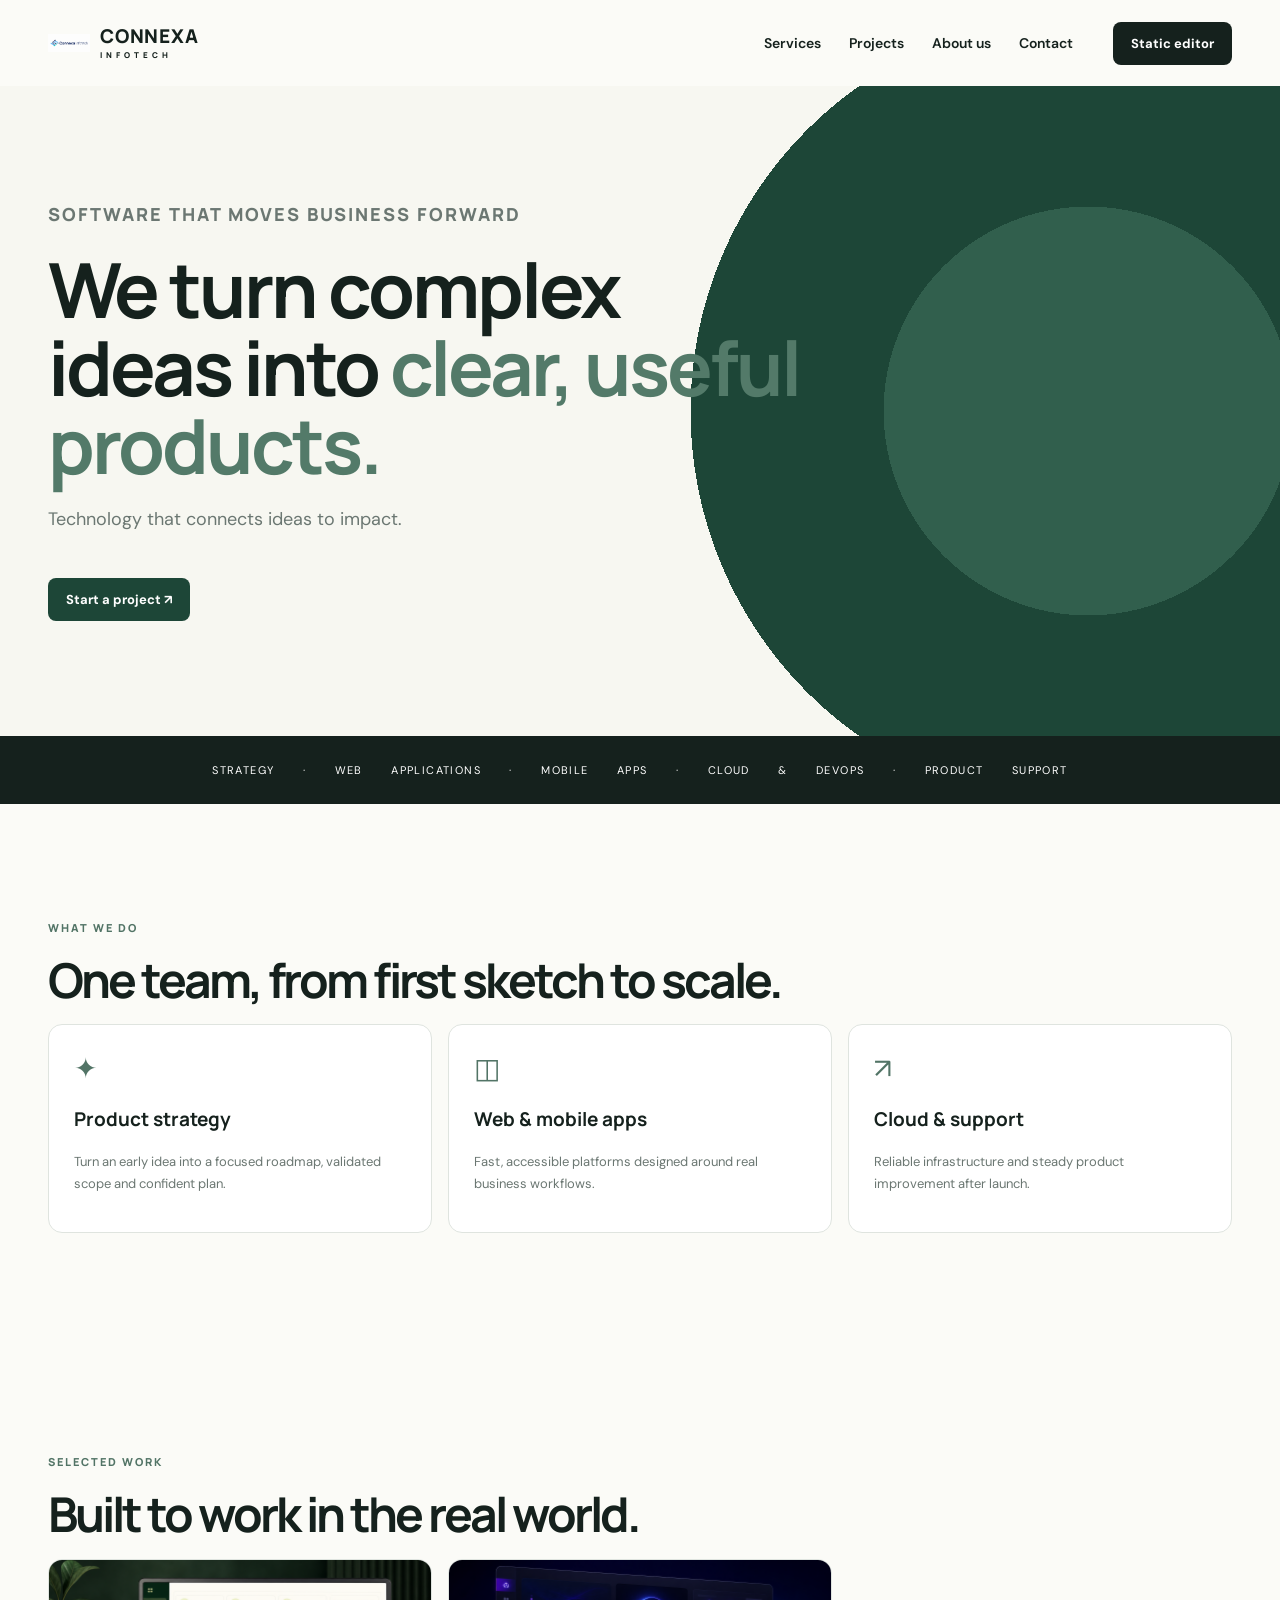
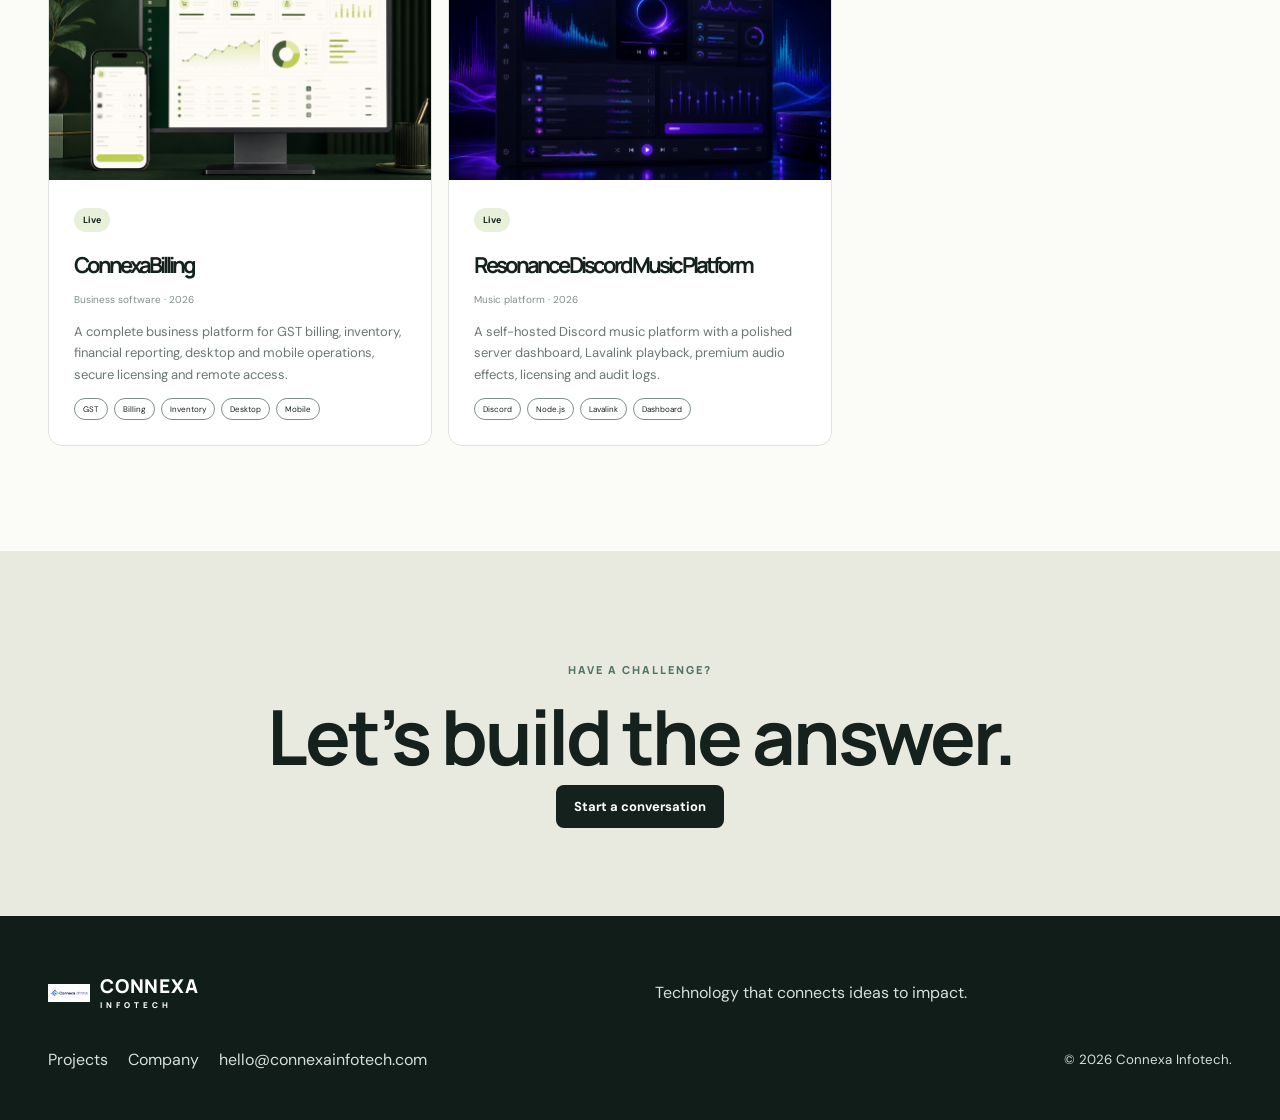
<file: index.html>
<!doctype html><html lang="en"><head><meta charset="utf-8"><meta name="viewport" content="width=device-width,initial-scale=1"><title>Connexa Infotech — Software built for momentum</title><meta name="description" content="Product strategy, web and mobile development, cloud engineering and dependable software support."><link rel="stylesheet" href="styles.css"><meta name="facebook-domain-verification" content="iai6fq6mllq4f5l3mg0qwxl21ucczi" /></head><body data-page="home"><div id="nav"></div><main><section class="hero"><p class="kicker">SOFTWARE THAT MOVES BUSINESS FORWARD</p><h1>We turn complex ideas into <em>clear, useful products.</em></h1><p id="tagline"></p><a class="button" href="#contact">Start a project ↗</a></section><div class="ticker">STRATEGY · WEB APPLICATIONS · MOBILE APPS · CLOUD & DEVOPS · PRODUCT SUPPORT</div><section class="section" id="services"><p class="kicker">WHAT WE DO</p><h2>One team, from first sketch to scale.</h2><div class="services"><article><span>✦</span><h3>Product strategy</h3><p>Turn an early idea into a focused roadmap, validated scope and confident plan.</p></article><article><span>◫</span><h3>Web & mobile apps</h3><p>Fast, accessible platforms designed around real business workflows.</p></article><article><span>↗</span><h3>Cloud & support</h3><p>Reliable infrastructure and steady product improvement after launch.</p></article></div></section><section class="section"><p class="kicker">SELECTED WORK</p><h2>Built to work in the real world.</h2><div class="cards" id="featured"></div></section><section class="contact" id="contact"><p class="kicker">HAVE A CHALLENGE?</p><h2>Let’s build the answer.</h2><a class="button" href="mailto:hello@connexainfotech.com">Start a conversation</a></section></main><div id="footer"></div><script src="data.js"></script><script src="app.js"></script></body></html>
</file>
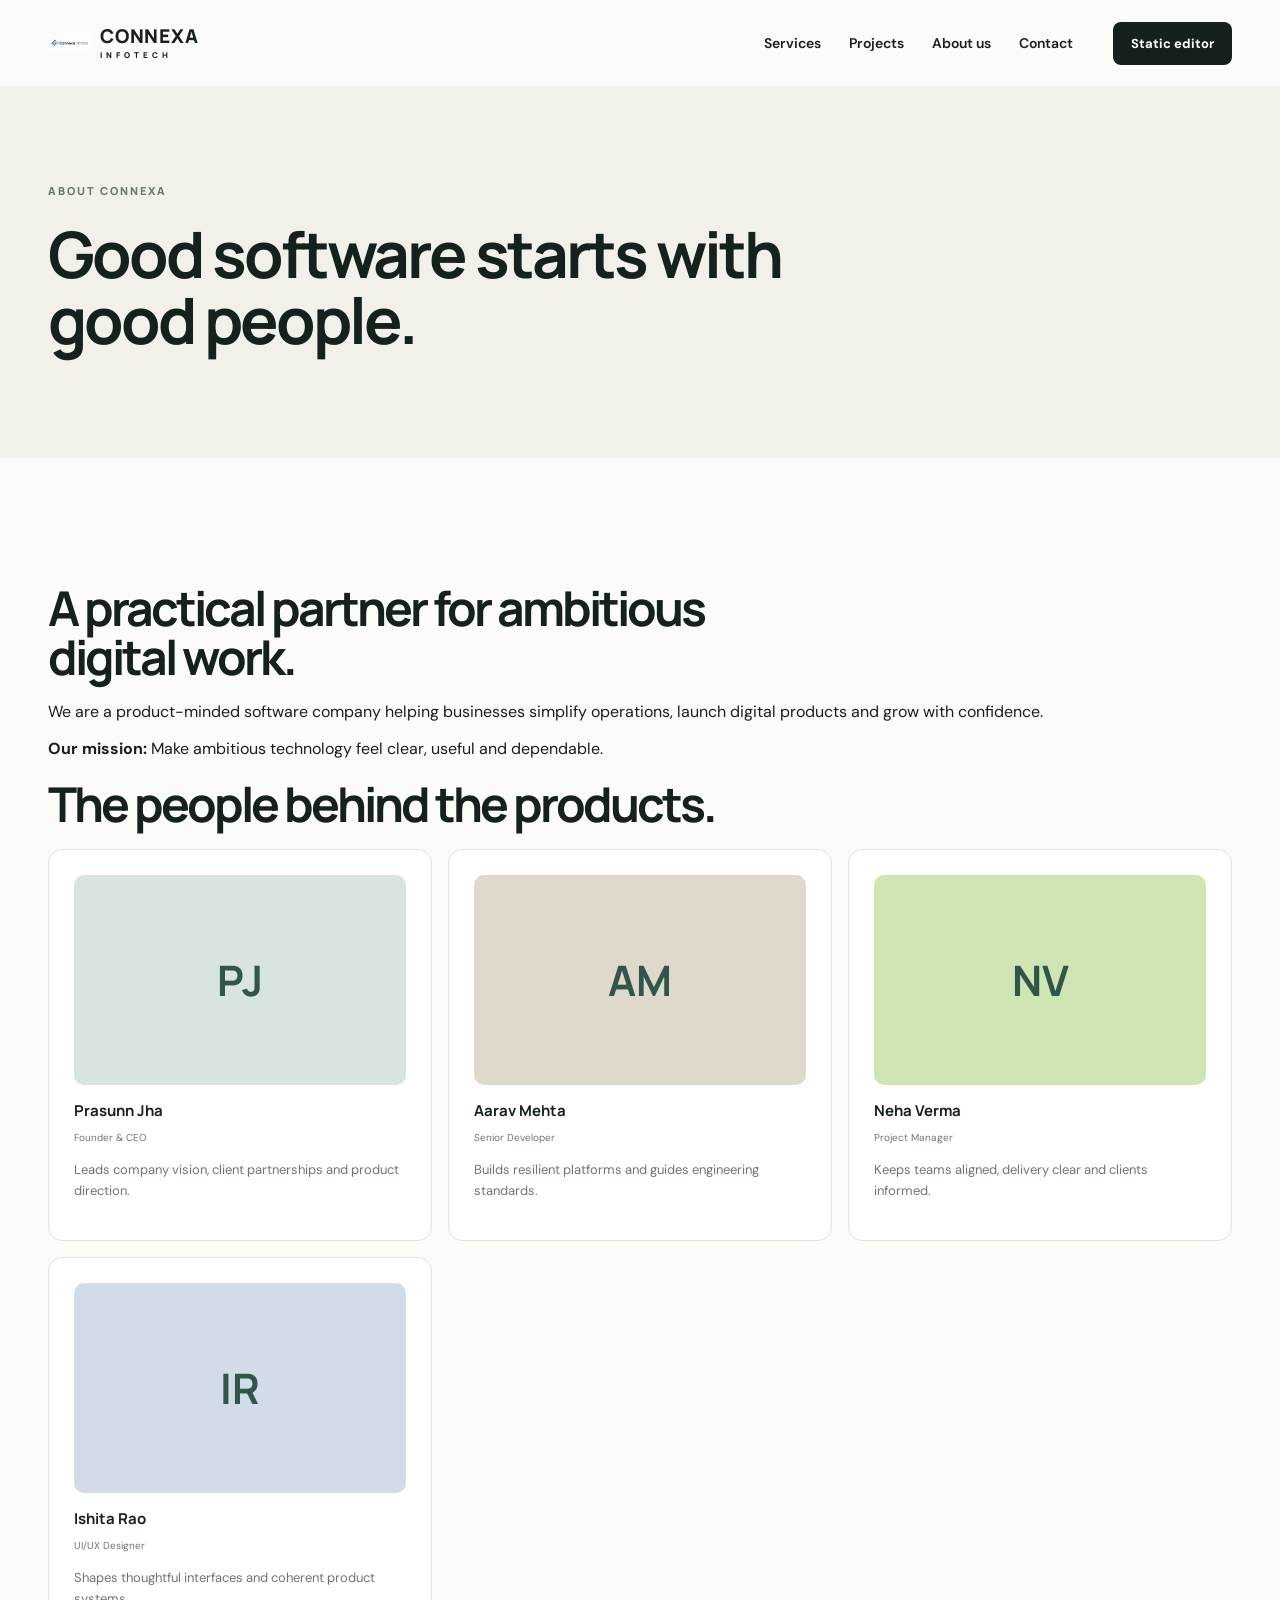
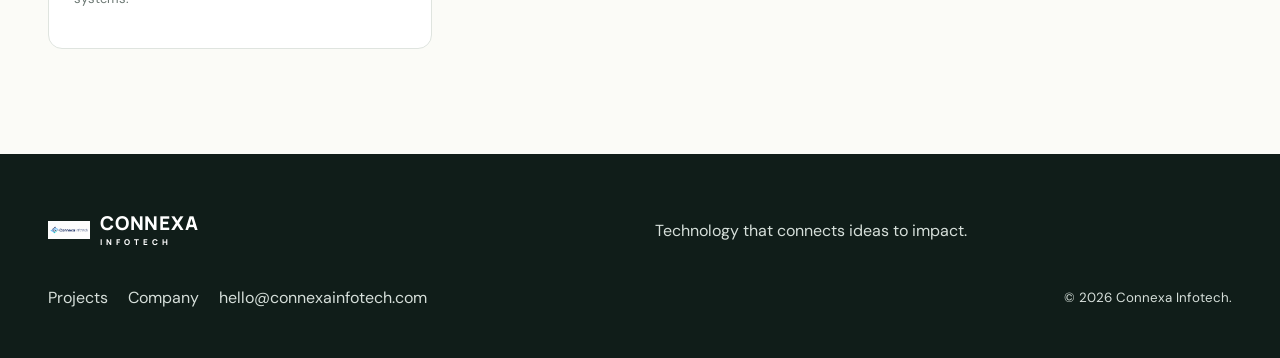
<file: about.html>
<!doctype html><html lang="en"><head><meta charset="utf-8"><meta name="viewport" content="width=device-width,initial-scale=1"><title>About — Connexa Infotech</title><link rel="stylesheet" href="styles.css"></head><body data-page="about"><div id="nav"></div><section class="pageHero"><p class="kicker">ABOUT CONNEXA</p><h1>Good software starts with good people.</h1></section><main class="section"><h2>A practical partner for ambitious digital work.</h2><p id="about"></p><p><b>Our mission:</b> <span id="mission"></span></p><h2>The people behind the products.</h2><div class="people" id="people"></div></main><div id="footer"></div><script src="data.js"></script><script src="app.js"></script></body></html>
</file>
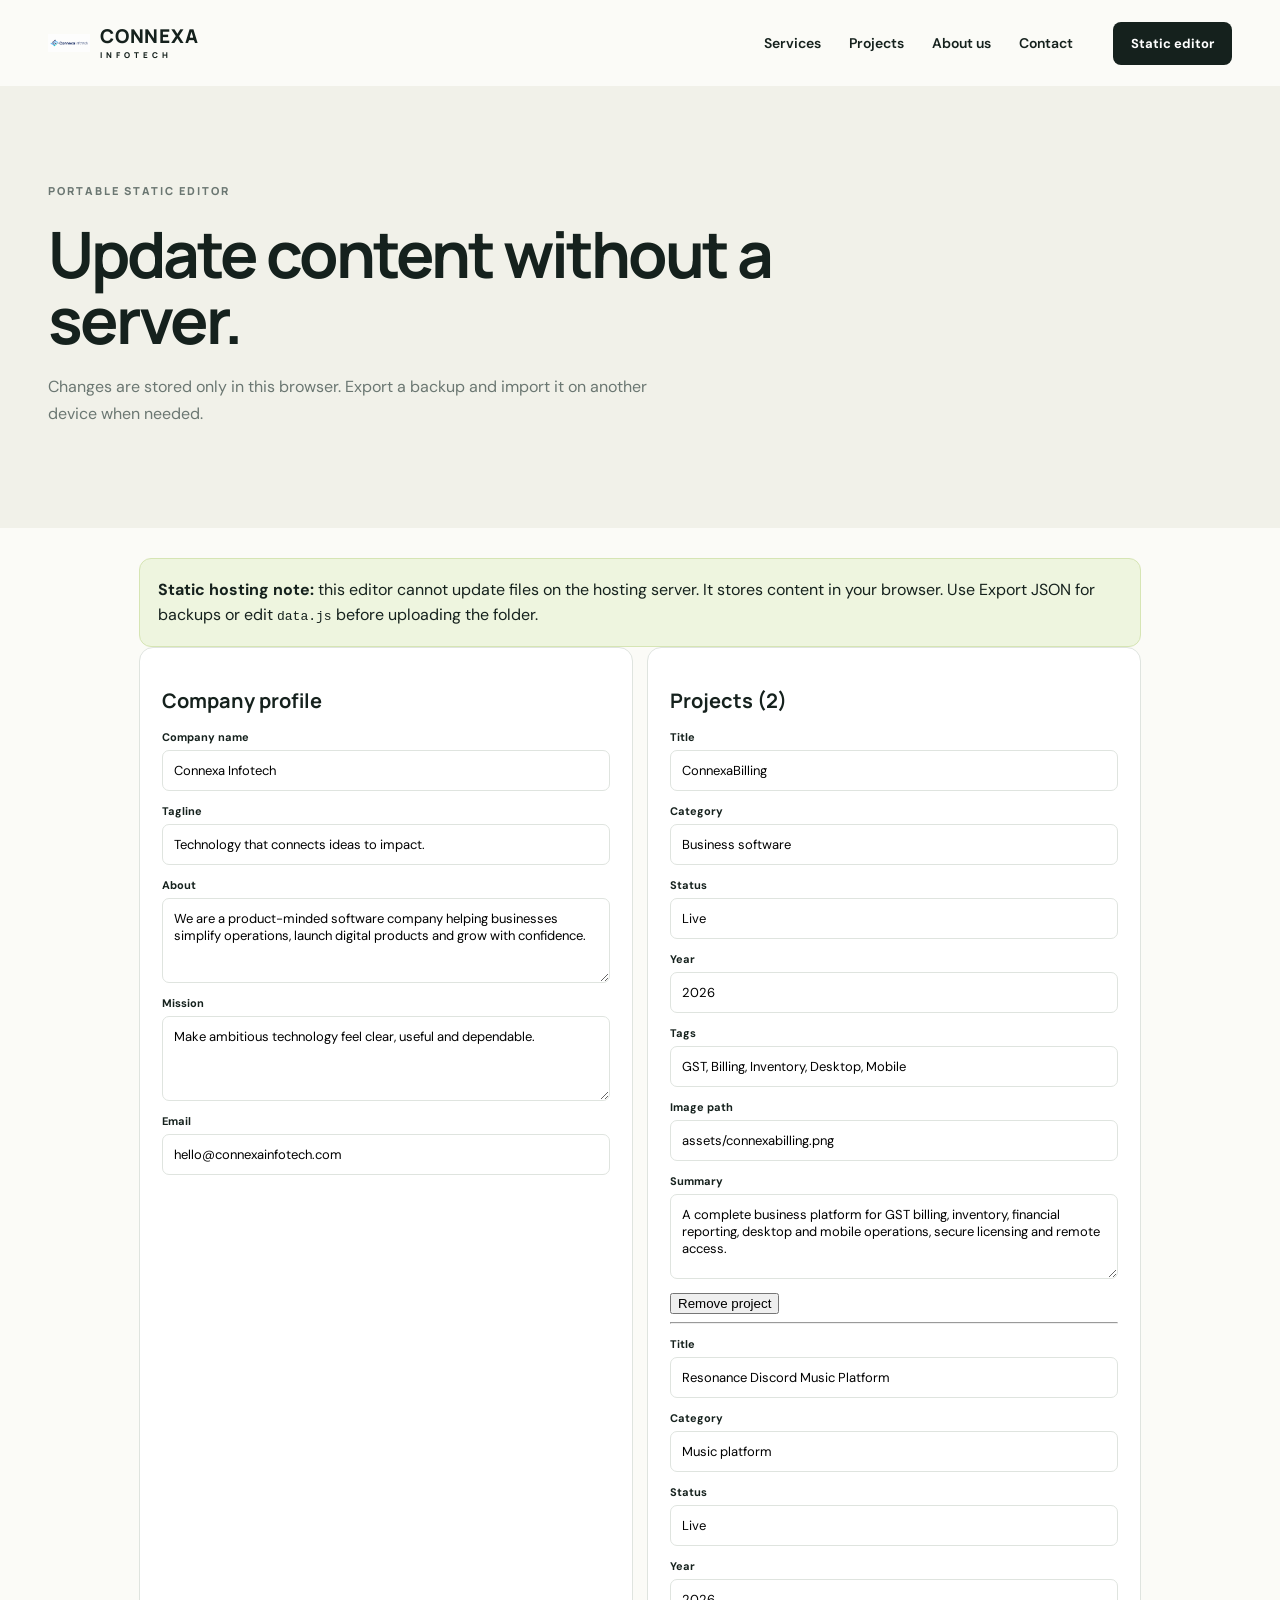
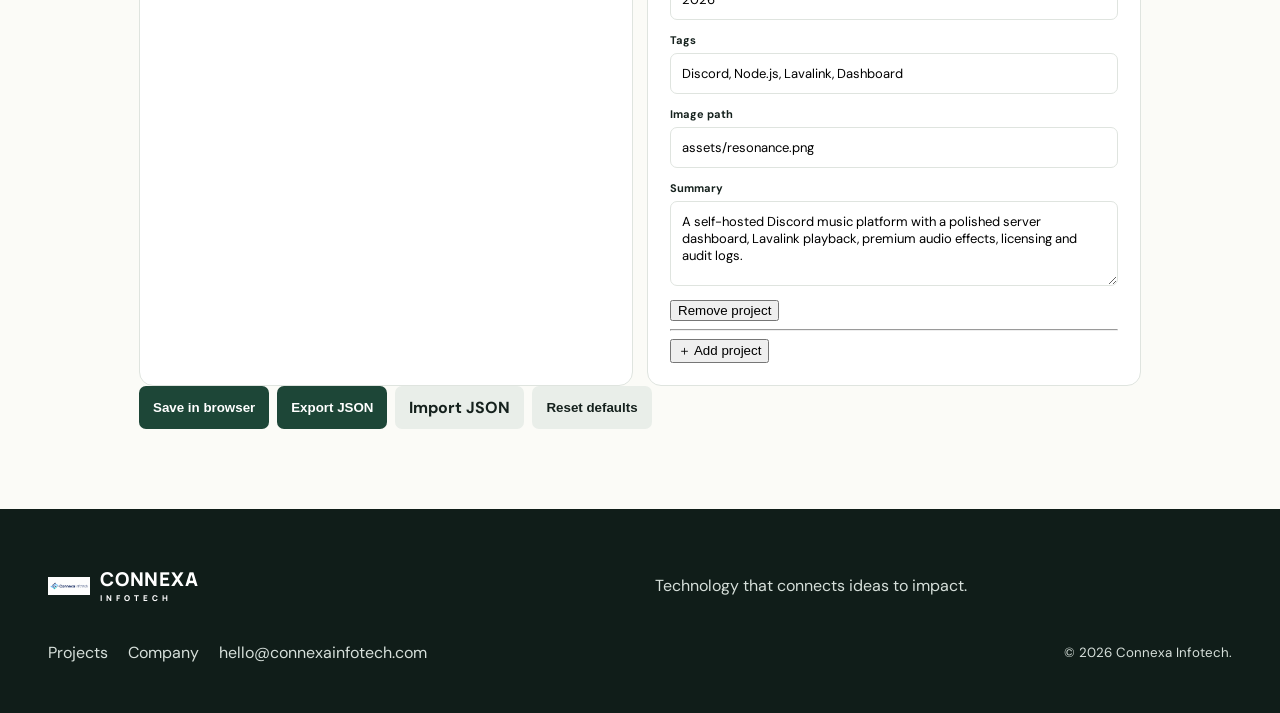
<file: admin.html>
<!doctype html><html lang="en"><head><meta charset="utf-8"><meta name="viewport" content="width=device-width,initial-scale=1"><title>Static Content Editor — Connexa Infotech</title><link rel="stylesheet" href="styles.css"></head><body><div id="nav"></div><section class="pageHero"><p class="kicker">PORTABLE STATIC EDITOR</p><h1>Update content without a server.</h1><p>Changes are stored only in this browser. Export a backup and import it on another device when needed.</p></section><main class="editor"><div class="notice"><b>Static hosting note:</b> this editor cannot update files on the hosting server. It stores content in your browser. Use Export JSON for backups or edit <code>data.js</code> before uploading the folder.</div><div id="editor"></div></main><div id="footer"></div><script src="data.js"></script><script src="app.js"></script><script src="admin.js"></script></body></html>
</file>
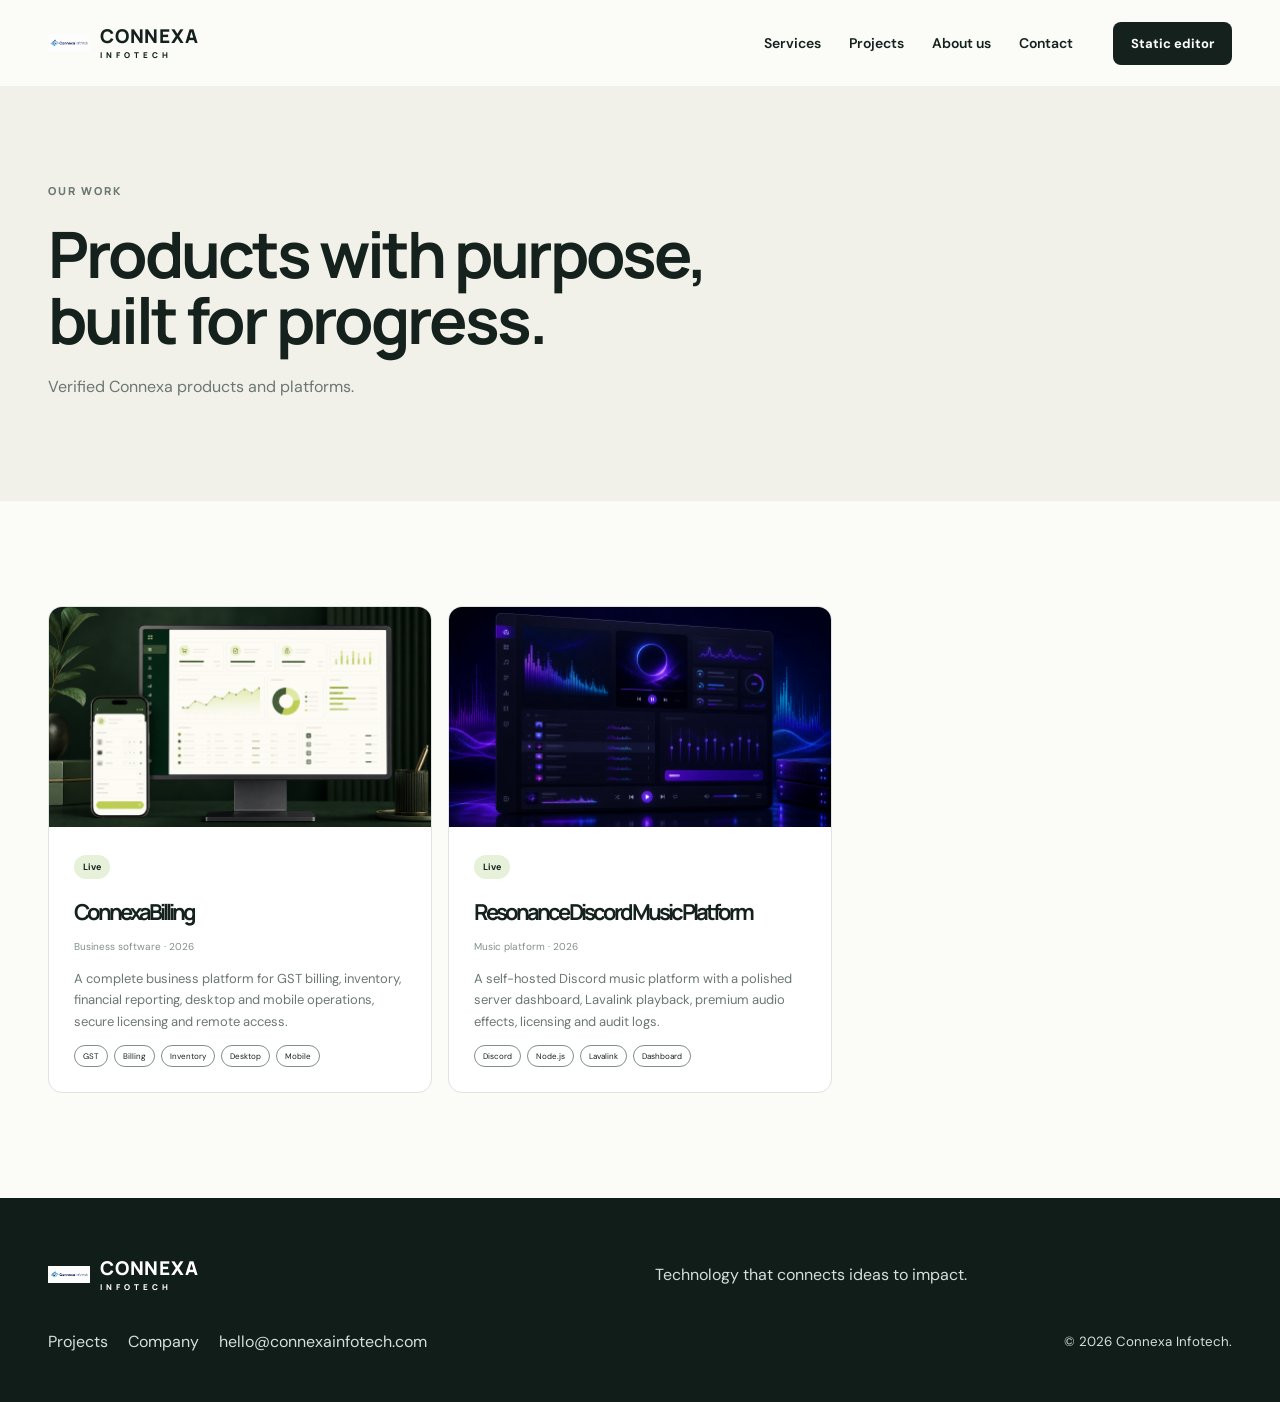
<file: projects.html>
<!doctype html><html lang="en"><head><meta charset="utf-8"><meta name="viewport" content="width=device-width,initial-scale=1"><title>Projects — Connexa Infotech</title><link rel="stylesheet" href="styles.css"></head><body data-page="projects"><div id="nav"></div><section class="pageHero"><p class="kicker">OUR WORK</p><h1>Products with purpose, built for progress.</h1><p>Verified Connexa products and platforms.</p></section><main class="section"><div class="cards" id="projects"></div></main><div id="footer"></div><script src="data.js"></script><script src="app.js"></script></body></html>
</file>
<file: styles.css>
@import url('https://fonts.googleapis.com/css2?family=DM+Sans:wght@400;500;600;700&family=Manrope:wght@600;700;800&display=swap');:root{--ink:#15211d;--green:#1d4637;--lime:#c9f34a;--paper:#fbfbf7;--muted:#6b7772;--line:#dfe4df}*{box-sizing:border-box}html{scroll-behavior:smooth}body{margin:0;background:var(--paper);color:var(--ink);font-family:'DM Sans',sans-serif}a{color:inherit}.nav{height:86px;display:flex;align-items:center;max-width:1240px;margin:auto;padding:0 28px;gap:40px}.brand{display:flex;align-items:center;text-decoration:none;font:800 19px/1 'Manrope';letter-spacing:.8px}.brand img{width:42px;height:42px;object-fit:contain;margin-right:10px}.brand small{display:block;font-size:8px;letter-spacing:4px;margin-top:5px}.nav nav{display:flex;gap:28px;margin-left:auto}.nav nav a{text-decoration:none;font-size:14px;font-weight:600}.navCta,.button{background:var(--ink);color:white;text-decoration:none;padding:13px 18px;border-radius:8px;font-size:13px;font-weight:700}.hero{min-height:650px;padding:95px max(28px,calc((100vw - 1184px)/2));background:radial-gradient(circle at 85% 50%,#315f4d 0 18%,#1d4637 18% 35%,transparent 35%),#f7f7f1}.kicker{font:800 11px 'Manrope';letter-spacing:2px;color:#527466}.hero h1,.pageHero h1,.section h2,.contact h2{font:700 clamp(46px,6vw,76px)/1.03 'Manrope';letter-spacing:-3px;max-width:760px;margin:20px 0}.hero h1 em{font-style:normal;color:#537a69}.hero>p{font-size:18px;color:var(--muted);max-width:600px;line-height:1.7}.hero .button{display:inline-block;margin-top:25px;background:var(--green)}.ticker{background:var(--ink);color:white;padding:27px;text-align:center;word-spacing:24px;font-size:11px;letter-spacing:1.4px}.section{max-width:1240px;margin:auto;padding:105px 28px}.section h2{font-size:48px}.services,.cards,.people{display:grid;grid-template-columns:repeat(3,1fr);gap:16px}.services article,.projectCard,.people article{background:white;border:1px solid var(--line);border-radius:14px;padding:25px}.services article span{font-size:28px;color:#527466}.services h3{font:700 19px 'Manrope'}.services p,.projectCard p,.people p{color:var(--muted);line-height:1.65;font-size:13px}.projectCard{overflow:hidden}.projectCard>img{width:calc(100% + 50px);height:220px;object-fit:cover;margin:-25px -25px 22px}.status{display:inline-block;background:#e7f0d9;padding:6px 9px;border-radius:20px;font-size:9px;font-weight:700}.projectCard h2{font:700 22px 'Manrope';margin:18px 0 7px}.projectCard time{font-size:10px;color:#819087}.tags{display:flex;gap:6px;flex-wrap:wrap}.tags span{font-size:8px;border:1px solid #819087;border-radius:20px;padding:5px 8px}.contact{text-align:center;padding:100px 25px;background:#e8eadf}.contact h2{max-width:none}.pageHero{padding:85px max(28px,calc((100vw - 1184px)/2));background:#f1f1e9}.pageHero h1{font-size:64px}.pageHero p{max-width:650px;color:var(--muted);line-height:1.7}.avatar{height:210px;border-radius:10px;background:#d8e5df;display:grid;place-items:center;font:700 42px 'Manrope';color:#315548}.a1{background:#ded9cb}.a2{background:#cfe5b4}.a3{background:#d2dce8}.people h3{font:700 15px 'Manrope';margin-bottom:4px}.people span{font-size:10px;color:var(--muted)}footer{background:#101d19;color:#d6dfda;padding:50px max(28px,calc((100vw - 1184px)/2));display:grid;grid-template-columns:1fr 1fr;gap:30px;align-items:center}footer>div{display:flex;gap:20px}footer a{text-decoration:none}footer>small{text-align:right}.inverse{color:white}.editor{max-width:1050px;margin:30px auto 80px;padding:0 24px}.notice{background:#eef5df;border:1px solid #d6e5b4;border-radius:12px;padding:18px;line-height:1.6}.editorGrid{display:grid;grid-template-columns:1fr 1fr;gap:14px}.panel{background:white;border:1px solid var(--line);border-radius:14px;padding:22px}.panel h2{font:700 20px 'Manrope'}.panel label{display:block;font-size:11px;font-weight:700;margin:13px 0}.panel input,.panel textarea{display:block;width:100%;margin-top:6px;padding:11px;border:1px solid var(--line);border-radius:7px;font:13px 'DM Sans'}.panel textarea{min-height:85px}.actions{display:flex;gap:8px;flex-wrap:wrap}.actions button,.actions label{border:0;background:var(--green);color:white;border-radius:7px;padding:11px 14px;font-weight:700;cursor:pointer}.actions .light{background:#e9eee9;color:var(--ink)}@media(max-width:800px){.nav nav{display:none}.services,.cards,.people,.editorGrid{grid-template-columns:1fr}.pageHero h1{font-size:45px}footer{grid-template-columns:1fr}footer>small{text-align:left}}
</file>
